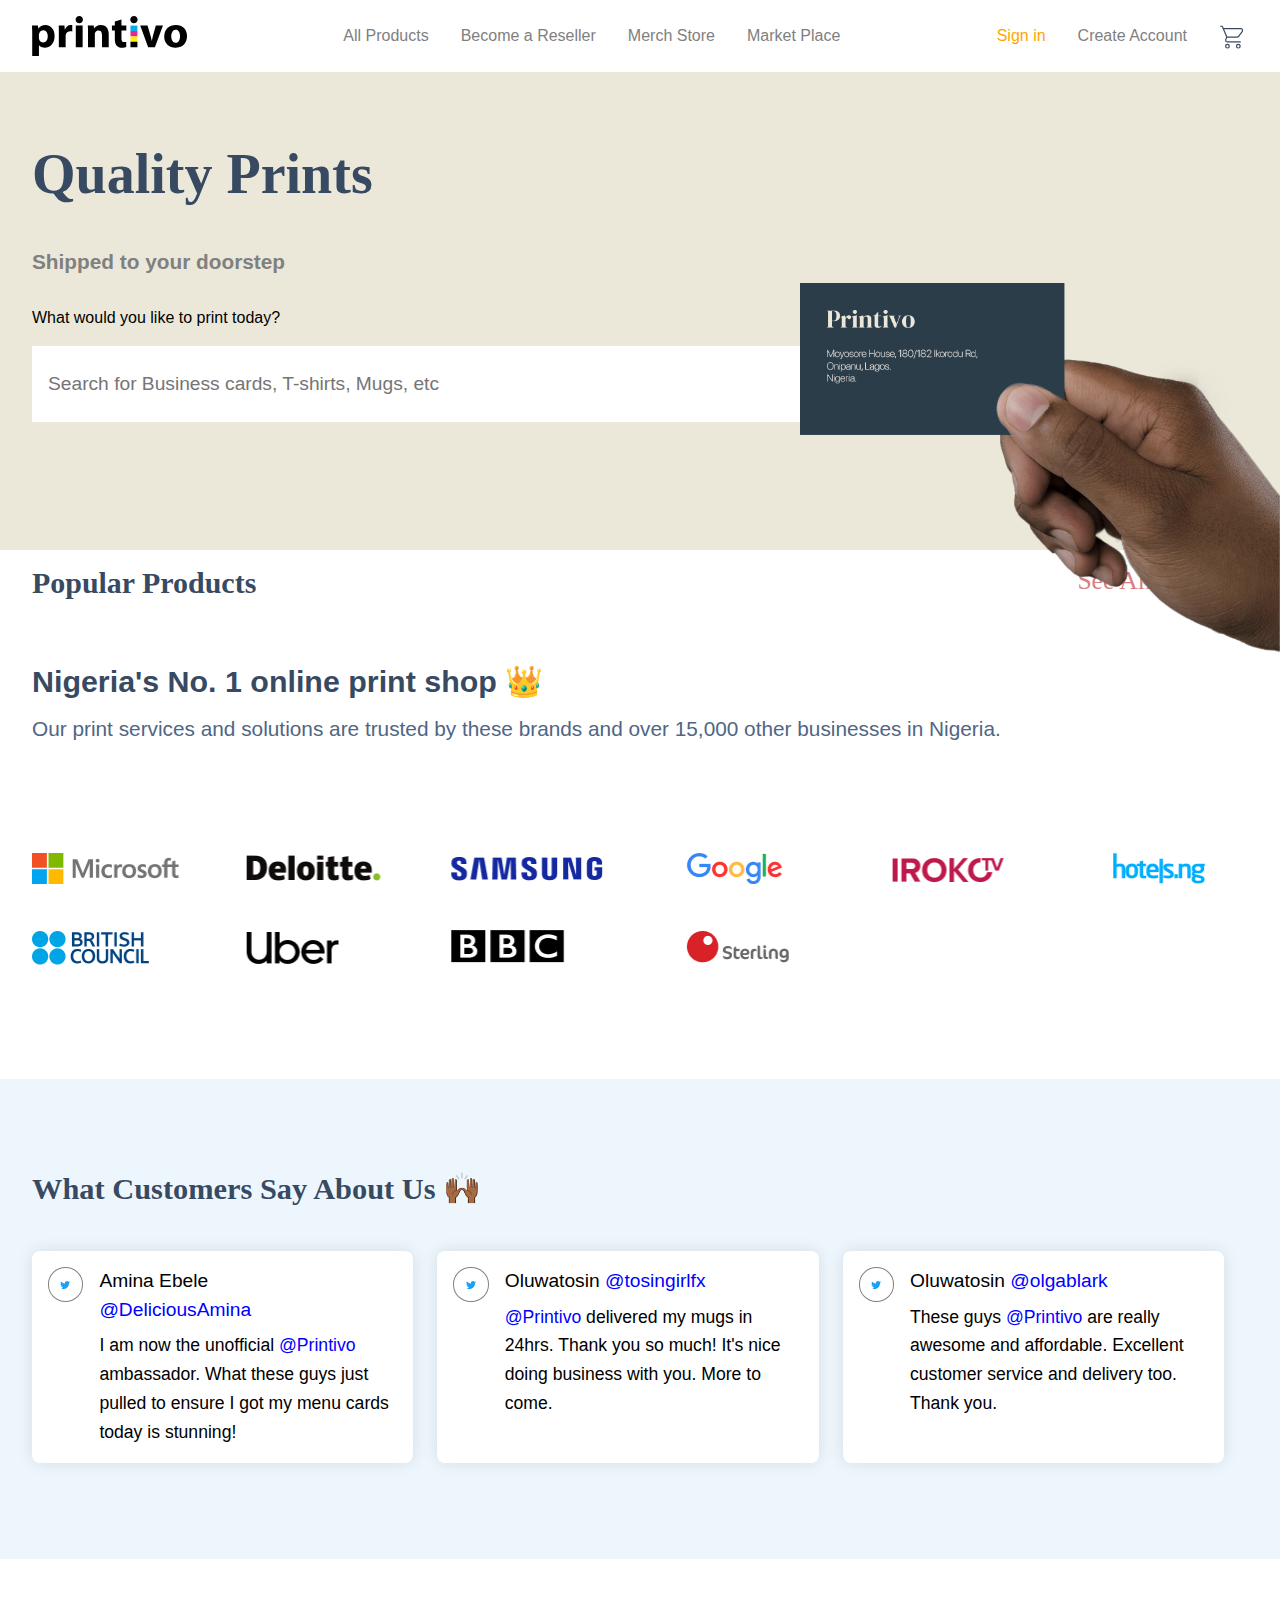
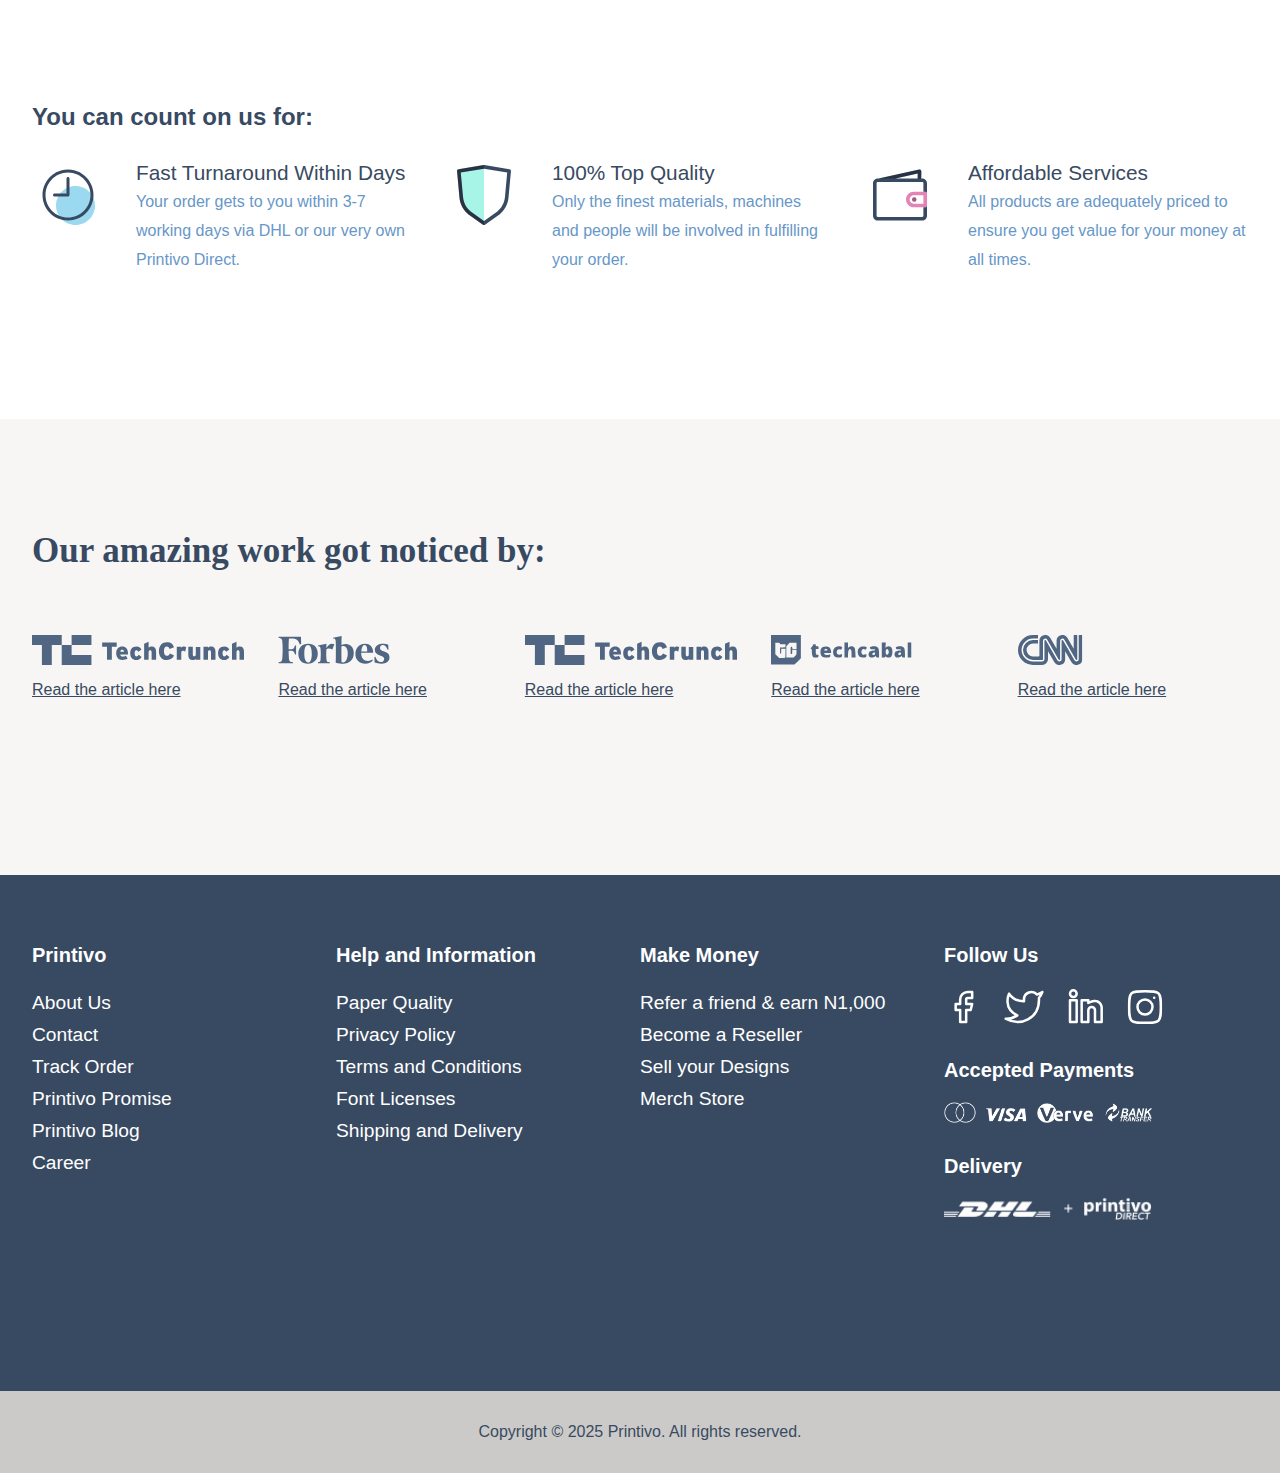
<file: index.html>
<!DOCTYPE html>
<html lang="en">
    <head>
        <meta charset="UTF-8" />
        <meta name="viewport" content="width=device-width, initial-scale=1.0" />
        <link rel="stylesheet" href="./styles/style.css" />
        <title>Design and Print Business Cards, Flyers Online in Nigeria  </title>
    </head>
    <body>
        <div class="card">
            <!-- Normal Header -->
            <div class="header-2">
                <p>Welcome Username Message</p>
            </div>
            <!-- Sticky Header -->
            <header>
                <div class="header-ctn">
                    <img src="../images/image.png" alt="Printivo Logo" />
                <nav>
                    <li>All Products</li>
                    <li>Become a Reseller</li>
                    <li>Merch Store</li>
                    <li>Market Place</li>
                </nav>
                <div class="header-cart">
                    <span>Sign in</span>
                    <li>Create Account</li>
                    <svg
                    style="color: #384a62;"
                    xmlns="http://www.w3.org/2000/svg"
                    width="29"
                    height="29"
                    viewBox="0 0 24 24">
                    <path
                        fill="currentColor"
                        d="M16 18a2 2 0 0 1 2 2a2 2 0 0 1-2 2a2 2 0 0 1-2-2a2 2 0 0 1 2-2m0 1a1 1 0 0 0-1 1a1 1 0 0 0 1 1a1 1 0 0 0 1-1a1 1 0 0 0-1-1m-9-1a2 2 0 0 1 2 2a2 2 0 0 1-2 2a2 2 0 0 1-2-2a2 2 0 0 1 2-2m0 1a1 1 0 0 0-1 1a1 1 0 0 0 1 1a1 1 0 0 0 1-1a1 1 0 0 0-1-1M18 6H4.27l2.55 6H15c.33 0 .62-.16.8-.4l3-4c.13-.17.2-.38.2-.6a1 1 0 0 0-1-1m-3 7H6.87l-.77 1.56L6 15a1 1 0 0 0 1 1h11v1H7a2 2 0 0 1-2-2a2 2 0 0 1 .25-.97l.72-1.47L2.34 4H1V3h2l.85 2H18a2 2 0 0 1 2 2c0 .5-.17.92-.45 1.26l-2.91 3.89c-.36.51-.96.85-1.64.85" />
                   </svg>
                </div>
                </div>
                <div class="q-search">
                       <button>Menu</button>
                       <input type="text" placeholder="Quick Search">
                   </div>
            </header>

            <!-- Main -->
             <main>
                <button>Menu</button>
                <h1>Quality Prints</h1>
                <h4>Shipped to your doorstep</h4>
                <p>What would you like to print today?</p>
                <input type="text" placeholder="Search for Business cards, T-shirts, Mugs, etc">
                <img src="../images/Card3_n9kqin.png" alt="Printivo-Card">
             </main>

             <!-- Gallery -->
                <div class="gallery-header">
                    <h3>Popular Products</h3>
                    <p>See All Products</p>
                </div>
            <div id="products">
            </div>

            <div class="logos">
                <h3>Nigeria's No. 1 online print shop 👑</h3>
                <p>Our print services and solutions are trusted by these brands and over 15,000 other businesses in Nigeria.</p>
                <div class="logo-img"></div>
            </div>

            <!-- Reviews -->
             <div class="review">
                <h2>What Customers Say About Us 🙌🏾</h2>
                <div id="reviews">
                     <div class="review-box">
                    <div class="box-content">
                            <img src="../images/twitter.svg" alt="Twitter Icon">
                        <div class="box-text">
                            <p id="name">Amina Ebele <br><span>@DeliciousAmina</span></p>
                            <p>I am now the unofficial <span>@Printivo</span> ambassador. What these guys just pulled to ensure I got my menu cards today is stunning!
                            </p>
                        </div>
                    </div>
                 </div>
                 <div class="review-box">
                    <div class="box-content">
                        <img src="../images/twitter.svg" alt="Twitter Icon">
                        <div class="box-text">
                            <p id="name">Oluwatosin <span>@tosingirlfx</span></p>
                            
                            <p><span>@Printivo</span> delivered my mugs in 24hrs. Thank you so much! It's nice doing business with you. More to come.
                            </p>
                        </div>
                    </div>
                </div>
                 <div class="review-box">
                    <div class="box-content">
                        <img src="../images/twitter.svg" alt="Twitter Icon">
                        <div class="box-text">
                            <p id="name">Oluwatosin <span>@olgablark</span></p>
                            <p>These guys <span>@Printivo</span> are really awesome and affordable. Excellent customer service and delivery too. Thank you.
                            </p>
                        </div>
                    </div>
                </div>
                </div>
             </div>

             <!-- Mission -->
            <div class="mission">
                <h3>You can count on us for:</h3>
            <div class="mission-box">
                <div class="mission-content">
                   <img src="../images/clock.svg" alt="clock">
                    <p><span>Fast Turnaround Within Days</span>
                    Your order gets to you within 3-7 working days via DHL or our very own Printivo Direct.</p>
                </div>
                 <div class="mission-content">
                    <img src="../images/shield.svg" alt="shield">
                    <p><span>100% Top Quality</span>
                    Only the finest materials, machines and people will be involved in fulfilling your order.</p>
                </div>
                 <div class="mission-content">
                    <img src="../images/wallet.svg" alt="">
                    <p><span>Affordable Services</span>
                    All products are adequately priced to ensure you get value for your money at all times.</p>
                </div>
            </div>
            </div>
                
             <!-- Article -->
              <div class="article">
                <h3>Our amazing work got noticed by:</h3>
                <div class="text-container">
                <div class="article-text">
                    <img src="../images/crunch.svg" alt="Tech Crunch">
                    <a href="#">Read the article here</a>
                </div>
                <div class="article-text">
                    <img src="../images/forbes.svg" alt="Forbes">
                    <a href="#">Read the article here</a>
                </div>
                <div class="article-text">
                    <img src="../images/tech.svg" alt="Tech Point">
                    <a href="#">Read the article here</a>
                </div>
                <div class="article-text">
                    <img src="../images/cabal.svg" alt="Tech Cabal">
                    <a href="#">Read the article here</a>
                </div>
                <div class="article-text">
                    <img src="../images/cbn.svg" alt="">
                    <a href="#">Read the article here</a>
                </div>
                </div>
              </div>

              <!-- Footer -->
               <footer>
                <div class="footer-content">
                    <h3>Printivo</h3>
                        <li>About Us</li>
                        <li>Contact</li>
                        <li>Track Order</li>
                        <li>Printivo Promise</li>
                        <li>Printivo Blog</li>
                        <li>Career</li>
                </div>

                <div class="footer-content">
                    <h3>Help and Information</h3>
                        <li>Paper Quality</li>
                        <li>Privacy Policy</li>
                        <li>Terms and Conditions</li>
                        <li>Font Licenses</li>
                        <li>Shipping and Delivery</li>

                </div>

                <div class="footer-content">
                    <h3>Make Money</h3>
                        <li>Refer a friend & earn N1,000</li>
                        <li>Become a Reseller</li>
                        <li>Sell your Designs</li>
                        <li>Merch Store</li>
                </div>

                <div class="footer-content">
                    <h3>Follow Us</h3>
                    <div class="icons">
                        <img src="../images/basil--facebook-outline.svg" alt="">
                        <img src="../images/iconoir--twitter.svg" alt="Twitter SVG">
                        <img src="../images/basil--linkedin-outline.svg" alt="LinkedIn SVG">
                        <img src="../images/hugeicons--instagram.svg" alt="Instagram Icon">
                    </div>
                    <h3>Accepted Payments</h3>
                    <img src="../images/payment.png" alt="Payment Icon">
                    <h3>Delivery</h3>
                    <img src="../images/shipping.png" alt="Shipping">
                </div>
               </footer>

               <span class="copy">Copyright © 2025 Printivo. All rights reserved.</span>
        </div>
        </div>
        
            <script src="../scripts/script.js"></script>
    </body>
</html>
</file>
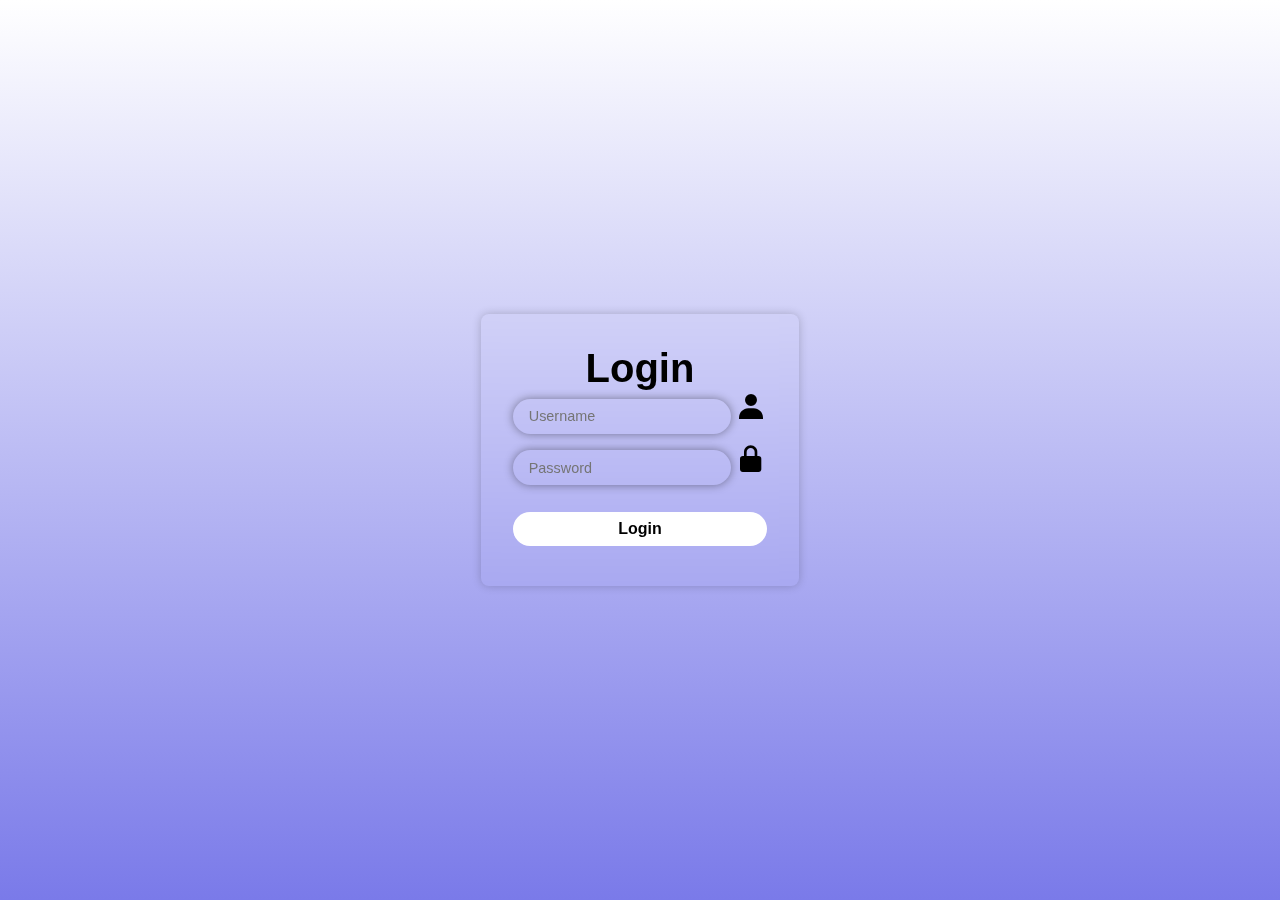
<file: signin.html>
<!DOCTYPE html>
<html lang="en">
  <head>
    <meta charset="UTF-8" />
    <meta name="viewport" content="width=device-width, initial-scale=1.0" />
    <link
      rel="stylesheet"
      href="https://unpkg.com/boxicons@2.1.4/css/boxicons.min.css" />
      <link rel="stylesheet" href="../styles/signin.css">
    <title>Signin</title>
  </head>
  <body>
    <div class="container">
      <form action="#">
        <h2 style="font-size: 2.5rem;">Login</h2>
        <div class="int">
          <input type="text" placeholder="Username" id="username" required/>
          <i class="bx bxs-user"></i>
        </div>
        <div class="int">
          <input type="password" id="passwordIn" placeholder="Password" required/>
          <i class="bx bxs-lock-alt"></i>
        </div>
        <div>
           <p id="displayStrength"></p>
        </div>
         
        <div class="inputs">
        <button id="submit" onclick="login()">
          Login
        </button>
        </div>
      </form>
  
   <script src="./scripts/script.js"></script>
</body>
</html>
</file>
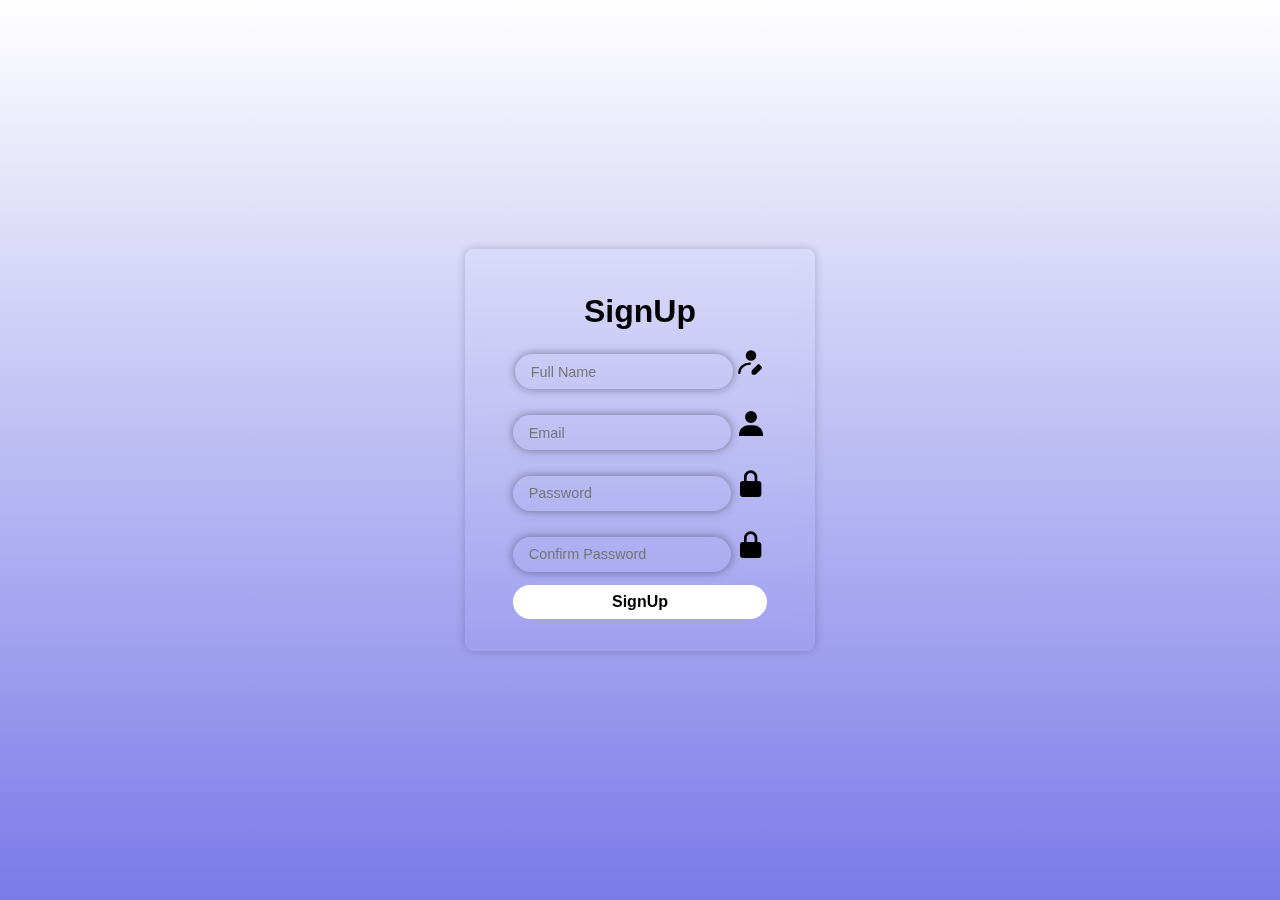
<file: signup.html>
<!DOCTYPE html>
<html lang="en">
  <head>
    <meta charset="UTF-8" />
    <meta name="viewport" content="width=device-width, initial-scale=1.0" />
    <link
      rel="stylesheet"
      href="https://unpkg.com/boxicons@2.1.4/css/boxicons.min.css" />
      <link rel="stylesheet" href="../styles/signup.css">
    <title>SignUp</title>
  </head>
  <body>
    <div class="container">
      <form action="#">
        <h2 style="font-size: 2rem;">SignUp</h2>
        <div class="int">
            <input type="text" id="name" placeholder="Full Name" required>
            <svg xmlns="http://www.w3.org/2000/svg" width="28" height="28" viewBox="0 0 48 48"><g fill="none" stroke="currentColor" stroke-linecap="round" stroke-linejoin="round" stroke-width="4"><circle cx="24" cy="11" r="7" fill="currentColor"/><path d="M4 41c0-8.837 8.059-16 18-16"/><path fill="currentColor" d="m31 42l10-10l-4-4l-10 10v4z"/></g></svg>
        </div>
        <div class="int">
          <input type="email" id="email" placeholder="Email" required/>
          <i class="bx bxs-user"></i>
        </div>
        <div class="int">
          <input type="password" id="password" placeholder="Password" required/>
          <i class="bx bxs-lock-alt"></i>
        </div>
        <div class="int">
          <input type="password" id="confirm" placeholder="Confirm Password" required/>
          <i class="bx bxs-lock-alt"></i>
        </div>
        <div class="inputs">
           <button id="submit" onclick="regBtn()" >
            SignUp
        </button>
        </div>
        <!-- <footer>&copy; 2025</footer> -->
      </form>
      <!-- <script src="../scripts/signup.js"></script> -->
    </div>
</html>
</file>
<file: styles/style.css>
* {
    padding: 0;
    margin: 0;
    box-sizing: border-box;

    button,input:hover {
        cursor: pointer;
    }
}

html {
    scroll-behavior: smooth;
}

body {
    width: 100vw;
    height: 100vh;
    font-family: sans-serif;
    margin: auto;
    /* overflow-x: hidden; */

    
    li {
        list-style: none;
    }
}

/* Header */
header {
    display: flex;
    align-items: center;
    justify-content: space-between;
    flex-direction: column;
    background-color: #ebe8d9;
    padding: 1rem 2rem;
    color: gray;
    top: 0;
    position: fixed;
    background-color: #fff;
    width: 100%;
    z-index: 999;

    .main-header {
        display: flex;
        flex-direction: column;
        align-items: center;
        gap: 1rem;
        justify-content: space-between;
        width: 100%;
    }
    
    #logout {
            padding: .5rem 1rem;
            background-color: #D77F81;
            border: 0;
            border-radius: .2rem;
            font-size: 1.3rem;
            color: #fff;
        }

    .header-ctn {
        width: 100%;
        display: flex;
        justify-content: space-between;
        align-items: center;
    }

    nav {
        display: flex;
        align-items: center;
        justify-content: center;
        gap: 2rem;
    }

    .header-cart {
        display: flex;
        align-items: center;
        gap: 2rem;

        span {
            color: orange;
        }
    }

    .q-search {
        display: none;
    }
}

/* Main Content */
main {
    background-color: #ECE8D9;
    padding: 8rem 2rem;
    line-height: 3.5rem;

        .message {
        width: 100%;
        display: flex;
        align-items: center;
        justify-content: space-between;
        padding: 2rem 0;

        #welcome-text {
            font-size: 2rem;
            color: #384a62;
        }
    }

    button {
        display: none;
    }

    h1 {
        font-family: "DM Serif Display", serif;
        font-size: 3.5rem;
        color: #384a62;
    }

    h4 {
        color: gray;
        margin-top: 2rem;
        font-size: 1.3rem;
    }

    p {
        font-size: 1rem;
    }

    input {
        width: 69%;
        border: none;
        padding: 1.7rem 1rem;
        font-size: 1.2rem;
        outline: none;
    }

    img {
        width: 30rem;
        position: absolute;
        top: 17.7rem;
        right: 0;
    }
}

/* Gallery */

.gallery-header {
    padding: 1rem 2rem;
    display: flex;
    justify-content: space-between;
    font-family: "DM Serif Display",serif;
    font-size: 1.6rem;
    color: #384a62;

    p {
        color: #d77f81;
    }
}

#products {
    display: flex;
    flex-wrap: wrap;
    align-items: center;
    justify-content: space-between;
    background-color: white;
    padding: 1rem 2rem;
    width: auto;
    height: auto;
    gap: 1rem;

    p {
        font-size: 1.2rem;
        text-align: center;
        color: #384a62;
    }

    h2 {
        text-align: center;
        font-family: "DM Serif Display", serif;
        color: #384a62;
    }
    
    img {
        width: 10rem; 
    }

    img:hover {
        transform: scale(1.1);
        transition: all .3s ease-in-out;
    }

    #home {
        width: 20rem;
        height: 29rem;
        display: flex;
        flex-direction: column;
        justify-content: start;
        align-items: center;
        border: 0;
        border-radius: .5rem;
        padding: 1rem;
        gap: 2rem;
        margin: auto;
        box-shadow: 0 0 1rem rgba(0, 0, 0, .2);
    }
}

/* Logo */
.logos {
    padding: 1rem 2rem;

    h3 {
        color: #384A62;
        font-size: 1.9rem;
        padding-bottom: 1rem;
    }

    p {
        color: #506683;
        width: 100%;
        font-size: 1.3rem;
        line-height: 1.7rem;
        font-weight: 500;
    }
}

.logo-img {
    width: inherit;
    height: 20rem;
    background-image: url(../images/Group_61_h8vxko\ \(2\).png);
    background-repeat: no-repeat;
    background-size: contain;
    background-position: center;
}

/* Reviews */
.review {
    padding: 6rem 2rem;
    line-height: 1.8rem;
    gap: 2rem;
    background-color: #edf6fd;

    h2 {
        padding-bottom: 3rem;
        color: #384a62;
        font-size: 1.9rem;
        color: rgb(56, 74, 98);
        font-family: "DM Serif Display", serif;
    }

    #reviews {
        display: flex;
    }

    .review-box {
        display: flex;
        width: 27rem;
        margin-right: 1.5rem;
        background-color: white;
        border-radius: .5rem;
        box-shadow: 0 0 1rem rgba(0, 0, 0, .1);
        padding: 1rem;

        .box-content {
            display: flex;
            align-items: start;
            gap: 1rem;

            #name {
                font-weight: 100;
                font-size: 1.2rem;
                margin-bottom: .4rem;
            }
            
            p {
                font-size: 1.1rem;
            }

            img {
                border: 1px solid grey;
                border-radius: 50%;
                padding: .7rem;
            }
        }
    }

    span {
        color: blue;
    }
}

/* Mission */
.mission {
    padding: 9rem 2rem;
    width: 100%;
    margin: auto;

    h3 {
        font-size: 1.5rem;
        padding-bottom: 1.8rem;
        color: rgb(56, 74, 98);
    }

    .mission-box {
        display: flex;
        align-items: center;
        gap: 2rem;
        flex-wrap: wrap;


        .mission-content {
        display: flex;
        align-items: start;
        gap: 2rem;
        flex: 1;
        line-height: 1.5rem;
        width: auto;

        p {
            line-height: 1.8rem;
            color: #6797C8;
        }
        
        img {
            width: 5rem;
        }

        span {
            display: block;
            font-size: 1.3rem;
            width: 17rem;
            color: rgb(56, 74, 98);
        }
    }
    }
}

    
/* Article */
.article {
    display: flex;
    flex-direction: column;
    padding: 7rem 2rem;
    background-color: #f7f6f4;

    h3 {
        font-size: 35px;
        color: #384a62;
        font-family:"DM Serif Display", serif ;
    }

    .text-container {
        display: flex;
        align-items: center;
        justify-content: space-between;
        gap: 1rem;
    }

    .article-text {
        display: flex;
        align-items: start;
        justify-content: center;
        flex-direction: column;
        gap: 1rem;
        width: 15rem;
        height: 12rem;

        a {
            color: rgb(56, 74, 98);
        }
    }
}

/* Footer */
footer {
    display: flex;
    justify-content: space-between;
    background-color: #384a62;
    color: white;
    list-style: none;
    font-weight: 100;
    font-family: "SF Pro", sans-serif;
    padding:3rem  2rem 10rem 2rem;

    .footer-content {
        line-height: 2rem;
        width: 20rem;

        .icons {
            img {
                width: 2.5rem;
                margin-right: 1rem;
            }

            img:hover {
                transform: scale(1.1);
                transition: all .3s ease-in-out;
            }
        }

        img {
            width: 13rem;
        }
        
        li {
            font-size: 1.2rem;
        }

        h3 {
            margin-bottom: 1rem;
            margin-top: 1rem;
            font-size: 20px;
        }
    }


}

.copy {
    width: 100vw;
    height: auto;
    display: flex;
    align-items: center;
    justify-content: center;
    background-color: #CBCAC8;
    padding: 2rem 0;
    color: #384A62;
}

.out {
    width: 100%;
    background-color: #384A62;
    padding: 2rem 2rem;

    #signout {
            padding: .5rem 1rem;
            background-color: #384A62;
            border: 0;
            font-size: 1.3rem;
            color: #fff;
            text-align: start;
            box-shadow: 0 0 1rem rgba(0, 0, 0, .2);
        }
}


/* Media Queries */
@media (max-width: 768px) {

    * {
        width: auto;
    }

    body {
        width: 100vw;
        height: 100vh;
        font-family: sans-serif;
        margin: auto;
        overflow-x: hidden;
    }

    header {
        width: 100%;
        flex-direction: column;
        align-items: center;

        .header-ctn {
            align-items: center;
            gap: 1rem;

            img {
                width: 5rem;
            }

            #logout {
                background-color: #D77F81;
                color: white;
                padding: .2rem .4rem;
                font-size: 1rem;
            }
        }

        nav {
            display: none;
        }

        .q-search {
            display: flex;
            width: 100%;
            gap: .7rem;
            font-size: 1rem;

            button {
                padding: .5rem .7rem;
                color: white;
                background-color: #D77F81;
                border-radius: .2rem;
                border: 0;
                font-size: 1rem;
            }

            input {
                width: 100%;
                padding: .5rem .7rem;
                border-radius: .2rem;
                border: 1px solid grey;
            }
        }
    }

    main {
        padding-top: 7rem;
        padding-bottom: 3rem;
        img {
            display: none;
        }

        .message {
            #welcome-text {
            font-size: 1rem;
        }
        }

        h1 {
            font-size: 2rem;
        }

         h4 {
        font-size: 1.1rem;
    }

        input {
            width: 100%;
            padding: 1.2rem 1rem;
            font-size: 1rem;
        }

    }

    .logos {

    h3 {
        font-size: 1.2rem;
    }

    p {
        font-size: 1rem;
    }
}

.logo-img {
    height: 4rem;
}

    .gallery-header {
    font-size: 1.1rem;

    p {
        color: #d77f81;
        font-size: 1rem;
    }
}

    .review {
        width: 100%;
        padding: 3rem 2rem;

        h2 {
            font-size: 1.2rem;
        }

        #reviews {
            flex-direction: column;
            align-items: center;
            gap: 1.5rem;
        }

        .review-box {
            width: auto;
            margin: auto;
        }

        .box-content {
            width: 100%;
            flex-direction: row;
            align-items: center;
        }
    }

    .mission {
        padding: 3rem 2rem;

        h3 {
            font-size: 1.2rem;
        }

        .mission-box {
            flex-direction: column;
            align-items: start;
            gap: 2rem;

            .mission-content {
                width: 100%;
                flex-direction: column;
                margin: auto;
            }
        }
    }

    .article {
        padding: 3rem 2rem;
        gap: 2rem;

        h3 {
            font-size: 1.2rem;
        }

        .text-container {
            flex-direction: column;
            align-items: start;
            gap: 2rem;
            width: 100%;
        }

        .article-text {
            width: 100%;
            height: auto;
        }
    }

    footer {
        display: flex;
        flex-direction: column;
        align-items: center;
        padding: 2rem 1rem;

        .footer-content {
            width: 100%;
            margin-bottom: 2rem;

            .icons {
            img {
                width: 2rem;
            }

            h3 {
                font-size: 1.2rem;
            }

            li {
                font-size: 1rem;
            }
        }

    }

    .copy {
            width: 100%;
            text-align: center;
            padding: 2rem 0;
            background-color: #ECE8D9;
            color: #384A62;
            font-size: .8rem;
        }
}
}
</file>
<file: styles/signin.css>
* {
    margin: 0;
    padding: 0;box-sizing: border-box;
}

body {
    background-image: linear-gradient(to bottom, #ffffff, #7a7ae9);
    background-repeat: no-repeat;
    background-position: center;
    background-size: cover;
    display: flex;
    align-items: center;
    justify-content: center;
    font-family: sans-serif;
    width: 100vw;
    height: 100vh;
    margin: auto;
    overflow: hidden;
}

.container {
    display: flex;
    align-items: center;
    justify-content: center;
    text-align: center;
    backdrop-filter: blur(.5rem);
    box-shadow: 0  0 10px rgba(0, 0, 0, .2);
    border-radius: .5rem;
    padding: 2rem 2rem;
    /* line-height: 3.8rem; */
}

.inputs {
    display: flex;
    flex-direction: column;
    gap: 1rem;
}

input {
    padding: .6rem 1rem;
    border-radius: 2rem;
    border: 0;
    outline: none;
    background: transparent;
    box-shadow: 0  0 10px rgba(0, 0, 0, .4);
    font-size: .9rem;
    margin: .5rem 0;
}

i {
    font-size: 2rem;
}

#displayStrength {
  font-size: .6rem;
  padding: .6rem 0rem;
  width: 15rem;
  height: auto;
}

#submit {
    background-color: white;
    padding:.5rem;
    border-radius: 5rem;
    border: 0;
    font-weight: 550;
    font-size: 1rem;
    margin-bottom: .5rem;
}
#submit:hover {
    background-color: rgb(180, 165, 165);
    cursor: pointer;
}

.fgt-password {
    display: flex;
    flex-direction: column;
}
.fgt-password:hover a {
    color: white;
    cursor: pointer;
}

a {
    font-size: .8rem;
    color: black;
}

footer {
    font-size: .6rem;
}

@media (max-width:768px) {
    body {
        margin: auto;
    }
    .int {
        display: flex;
        align-items: center;
    }
}
</file>
<file: styles/signup.css>
* {
    margin: 0;
    padding: 0;box-sizing: border-box;
}

body {
    background-image: linear-gradient(to bottom, #ffffff, #7a7ae9);
    background-repeat: no-repeat;
    background-position: center;
    background-size: cover;
    display: flex;
    align-items: center;
    justify-content: center;
    font-family: sans-serif;
    width: 100vw;
    height: 100vh;
    margin: auto;
    overflow: hidden;
}

.container {
    display: flex;
    align-items: center;
    justify-content: center;
    text-align: center;
    backdrop-filter: blur(.5rem);
    box-shadow: 0  0 10px rgba(0, 0, 0, .2);
    border-radius: .5rem;
    padding: 2rem 3rem;
    line-height: 3.8rem;
}

.inputs {
    display: flex;
    flex-direction: column;
    gap: 1rem;
}

input {
    padding: .6rem 1rem;
    border-radius: 2rem;
    border: 0;
    outline: none;
    background: transparent;
    box-shadow: 0  0 10px rgba(0, 0, 0, .4);
    font-size: .9rem;
    margin: .5rem 0;
}

i {
    font-size: 2rem;
}

#displayStrength {
    display: block;
}

#submit {
    background-color: white;
    padding:.5rem;
    border-radius: 5rem;
    border: 0;
    font-weight: 550;
    font-size: 1rem;
}
#submit:hover {
    background-color: rgb(180, 165, 165);
    cursor: pointer;
}

.fgt-password {
    display: flex;
    flex-direction: column;
}
.fgt-password:hover a {
    color: white;
    cursor: pointer;
}

a {
    font-size: 1rem;
    color: black;
}

footer {
    font-size: .6rem;
}

@media (max-width:768px) {
    body {
        margin: auto;
    }
    .int {
        display: flex;
        align-items: center;
    }
}
</file>
